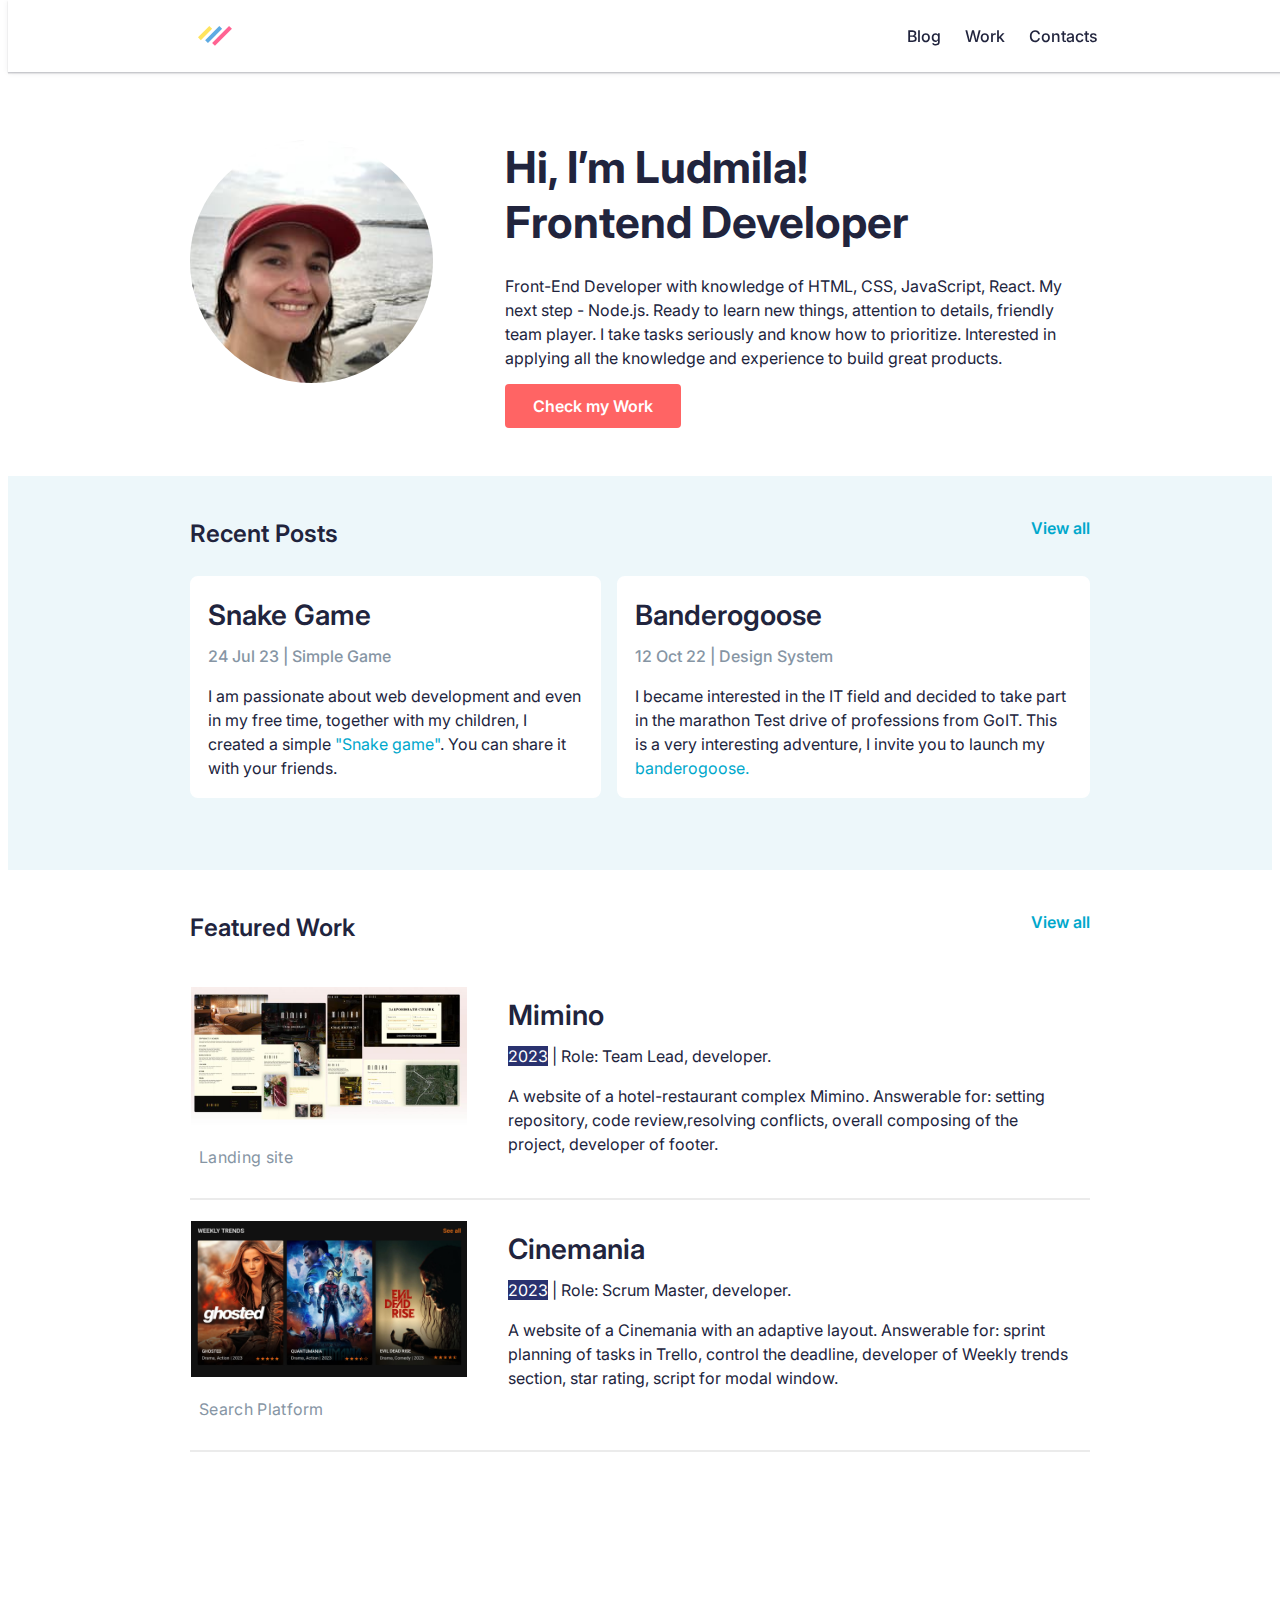
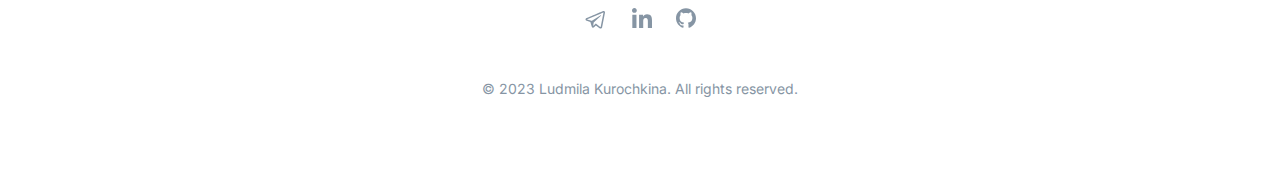
<file: index.html>
<!DOCTYPE html>
<html lang="en">
  <head>
    <meta charset="UTF-8" />
    <meta http-equiv="X-UA-Compatible" content="IE=edge" />
    <meta name="viewport" content="width=device-width, initial-scale=1.0" />
    <title>My Portfolio</title>
    <link rel="preconnect" href="https://fonts.googleapis.com"> 
    <link rel="preconnect" href="https://fonts.gstatic.com" crossorigin> 
    <link href="https://fonts.googleapis.com/css2?family=Inter:wght@400;500;600;700&display=swap" rel="stylesheet">
    <link rel="stylesheet" href="./styles/styles.css">
  </head>
  <body>
    <!-- Main page  -->
    <!-- Header -->
    <header class="header">
        <div class="container">
            <nav class="header-nav">
                <a href="./index.html" class="link">
                    <img src="./images/icon.svg" alt="My logo" />
                </a>
                <ul class="list header-list">
                    <li>
                        <a class="link nav-link" href="./blog.html">Blog</a>
                    </li>
                    <li>
                        <a class="link nav-link" href="./work.html">Work</a>
                    </li>
                    <li>
                        <a class="link nav-link" href="./contacts.html">Contacts</a>
                    </li>
                </ul>
            </nav>
        </div>
    </header>
    <!-- Main content -->
    <main>
        <!-- Section Hero -->
        <section>
            <div class="container hero-container">
                <img src="./images/img-by-cap.jpg" alt="Jhon portrait" width="243" class="hero-image">
                <div class="hero-wrap">
                    <h1 class="hero-title">
                        Hi, I’m Ludmila! <br/>
                        Frontend Developer
                    </h1>
                    <p class="hero-text">
                        Front-End Developer with knowledge of HTML, CSS, JavaScript, React. My next step - Node.js. Ready
                        to learn new things, attention to details, friendly team player. I take tasks seriously and know
                        how to prioritize. Interested in applying all the knowledge and experience to build great products.
                    </p>
                    <a class="button-primary" href="./work.html">Check my Work</a>
                </div>
            </div>
        </section>
        <section class="section section-brand">
            <div class="container">
                <div class="wrapper">
                    <h2 class="section-title">Recent Posts</h2>
                    <a class="view-all-link" href="./blog.html">View all</a>
                </div>
                <ul class="list post-list">
                    <li class="post">
                        <h3 class="post-title">Snake Game</h3>
                        <time class="post-date" datetime="2023-07-24">24 Jul 23</time> <span class="post-type">| Simple Game</span>
                        <p class="text">
                            I am passionate about web development and even in my free time, together with my children,
                            I created a simple <a
                                class="link-title"
                                href="https://iridescent-sawine-f5f9c1.netlify.app"
                                target="_blank"
                                title="Snake"
                                rel="noopener nofollow">"Snake game"</a>. You can share it with your friends.
                        </p>
                    </li>
                    <li class="post">
                        <h3 class="post-title">Banderogoose</h3>
                        <time class="post-date" datetime="2022-10-12">12 Oct 22</time> <span class="post-type">| Design System</span>
                        <p class="text">
                            I became interested in the IT field and decided to take part in the marathon Test drive of professions
                            from GoIT. This is a very interesting adventure, I invite you to launch my
                            <a
                                class="link-title"
                                href="https://comforting-monstera-9edea0.netlify.app/"
                                target="_blank"
                                title="Goose"
                                rel="noopener nofollow"
                            >banderogoose.</a>
                        </p>
                    </li>
                </ul>
            </div>
        </section>
        <section class="section">
            <div class="container">
                <div class="wrapper">
                    <h2 class="section-title">Featured Work</h2>
                    <a class="view-all-link" href="./work.html">View all</a>
                </div>
                <ul class="list">
                    <li class="work-project">
                        <a href="https://ludmilka-k.github.io/team-light-balance/"
                           class="work-project-link link"
                           target="_blank"
                           title="Site"
                           rel="noopener nofollow">
                            <div class="img-thumb">
                                <img src="./images/mimino-collage.jpeg" alt="Landing site" width="276">
                                <p class="text-overlay">
                                    [HTML, CSS, JavaScript, Vite ]
                                </p>
                            </div>
                            <div class="card-content">
                                <p class="project-card-type">Landing site</p>
                            </div>
                        </a>
                        <div class="work-project-info">
                            <h3 class="work-project-title">Mimino</h3>
                            <time class="work-project-year" datetime="2021-02-12">2023</time> | <span class="work-project-role"> Role: Team Lead, developer.</span>
                            <p class="text">
                                A website of a hotel-restaurant complex Mimino. Answerable for: setting repository, code
                                review,resolving conflicts, overall composing of the project, developer of footer.
                            </p>
<!--                            <p>-->
<!--                                Accomplishments: Was a Team Leader in the team project "Mimino”( 9 people, 1 week).-->
<!--                                We completed all the tasks successfully.-->
<!--                            </p>-->
                        </div>
                    </li>
                    <li class="work-project">
                        <a href="https://bogdantitsky.github.io/js-team-project-12/"
                           class="work-project-link link"
                           target="_blank"
                           title="Platform"
                           rel="noopener nofollow">
                            <div class="img-thumb">
                                <img src="./images/cinemania-trends.jpg" alt="Search platform" width="276" >
                                <p class="text-overlay">
                                    [ HTML, CSS, JavaScript, REST API, Vite ]
                                </p>
                            </div>
                            <div class="card-content">
                                <p class="project-card-type">Search Platform</p>
                            </div>
                        </a>
                        <div class="work-project-info">
                            <h3 class="work-project-title">Cinemania</h3>
                            <time class="work-project-year" datetime="2021-02-12">2023</time> | <span class="work-project-role"> Role: Scrum Master, developer.</span>
                            <p class="text">
                                A website of a Cinemania with an adaptive layout. Answerable for: sprint planning of
                                tasks in Trello, control the deadline, developer of Weekly trends section, star rating,
                                script for modal window.
                            </p>
<!--                            <p>-->
<!--                                Accomplishments: Was a Scrum Master in the project "Cinemania"( 13 people, 8 days).-->
<!--                                But in the middle of the project two people was canceled their participation.-->
<!--                                I rescheduled the tasks and the team was able to complete the project by the deadline.-->
<!--                            </p>-->
                        </div>
                    </li>
                </ul>
            </div>
        </section>
    </main>
    <!-- Footer -->
    <footer class="footer">
        <div class="container">
            <address class="text-address">
                <ul class="list footer-list">
                    <li>
                        <a class="link" href="https://t.me/LKurochkina" target="_blank" rel="noopener noreferrer nofollow">
                            <svg class="footer-social-icon" width="24" height="24">
                                <use href="./images/symbol-defs.svg#icon-telegram"></use>
                            </svg>
                        </a>
                    </li>
                    <li>
                        <a class="link" href="https://www.linkedin.com/in/ludmila-kurochkina" target="_blank" rel="noopener noreferrer nofollow">
                            <svg class="footer-social-icon" width="20" height="20">
                                <use href="./images/symbol-defs.svg#icon-linkedin"></use>
                            </svg>
                        </a>
                    </li>
                    <li>
                        <a class="link" href="https://github.com/ludmilka-k?tab=repositories" target="_blank" rel="noopener noreferrer nofollow">
                            <svg class="footer-social-icon" width="20" height="20">
                                <use href="./images/symbol-defs.svg#icon-github"></use>
                            </svg>
                        </a>
                    </li>
                </ul>
                <p class="copyright">&copy; 2023 Ludmila Kurochkina. All rights reserved.</p>
            </address>
        </div>
    </footer>
  </body>
</html>
</file>
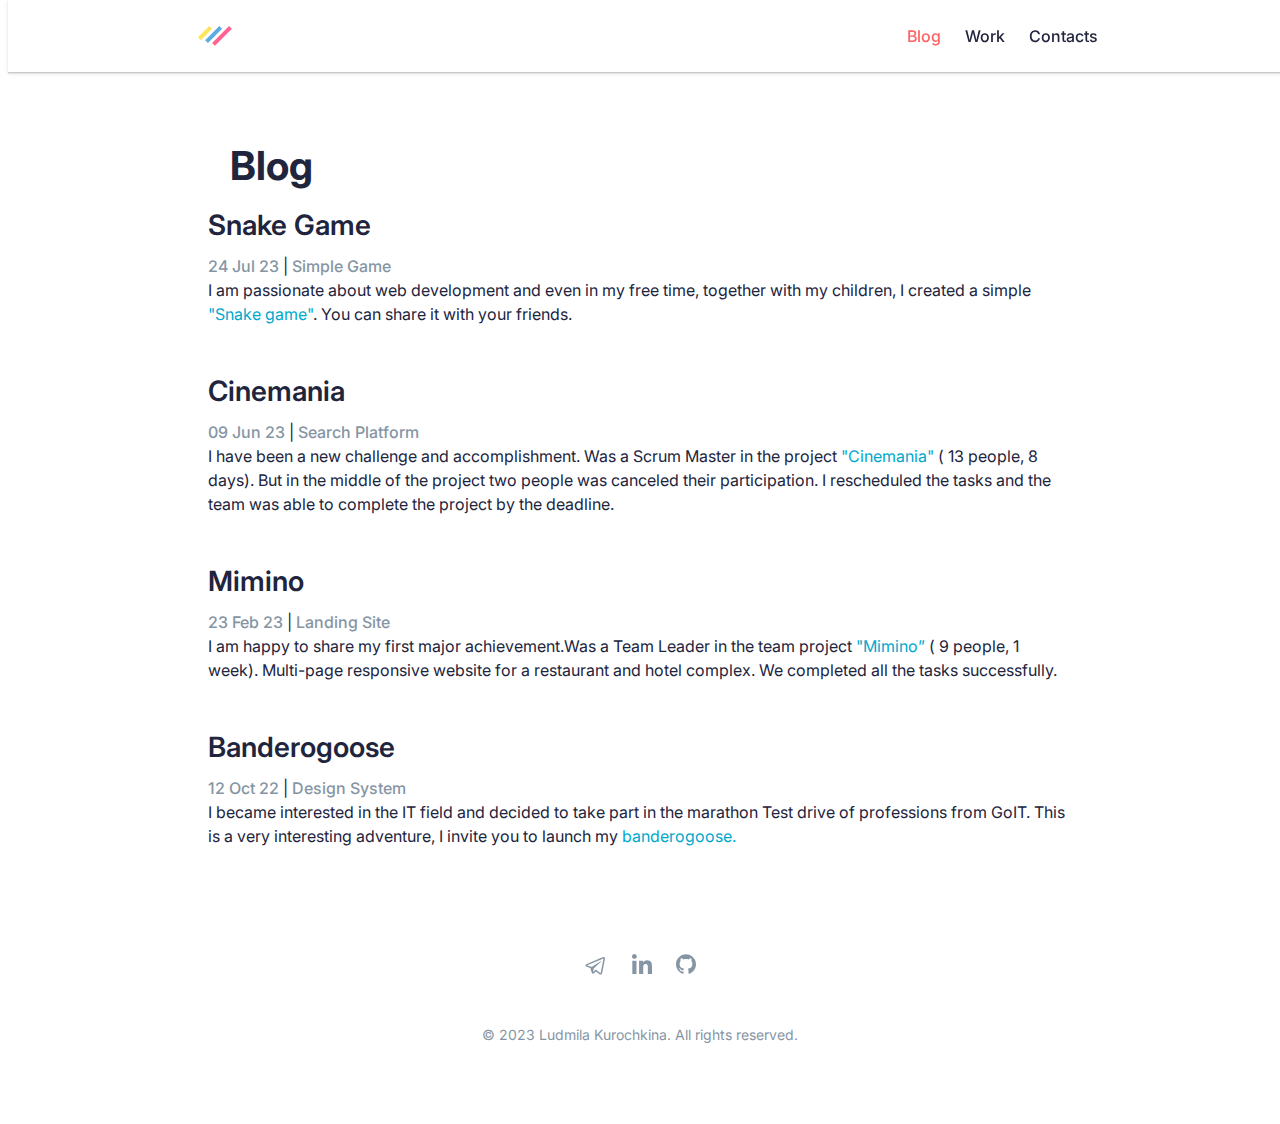
<file: blog.html>
<!DOCTYPE html>
<html lang="en">
  <head>
    <meta charset="UTF-8" />
    <meta http-equiv="X-UA-Compatible" content="IE=edge" />
    <meta name="viewport" content="width=device-width, initial-scale=1.0" />
    <title>Blog</title>
    <link rel="preconnect" href="https://fonts.googleapis.com"> 
    <link rel="preconnect" href="https://fonts.gstatic.com" crossorigin> 
    <link href="https://fonts.googleapis.com/css2?family=Inter:wght@400;500;600;700&display=swap" rel="stylesheet">
    <link rel="stylesheet" href="./styles/styles.css">
  </head>
  <body>
    <!-- Blog page -->
    <!-- Header -->
    <header class="header">
      <div class="container">
        <nav class="header-nav">
          <a href="./index.html" class="link">
            <img src="./images/icon.svg" alt="My logo" />
          </a>
          <ul class="list header-list">
            <li>
              <a class="link nav-link current" href="./blog.html">Blog</a>
            </li>
            <li>
              <a class="link nav-link" href="./work.html">Work</a>
            </li>
            <li>
              <a class="link nav-link" href="./contacts.html">Contacts</a>
            </li>
          </ul>
        </nav>
      </div>
    </header>
    <!-- Blog content -->
    <main>
      <section>
        <div class="container blog-container">
          <h1 class="page-title">Blog</h1>
          <ul class="list">
            <li class="post post-margin">
              <h2 class="post-title">Snake Game</h2>
              <time class="post-date" datetime="2023-07-24">24 Jul 23</time> | <span class="post-type">Simple Game</span>
              <p>
                I am passionate about web development and even in my free time, together with my children,
                I created a simple <a
                  class="link-title"
                  href="https://iridescent-sawine-f5f9c1.netlify.app"
                  target="_blank"
                  title="Snake"
                  rel="noopener nofollow">"Snake game"</a>. You can share it with your friends.
              </p>
            </li>
            <li class="post post-margin">
              <h2 class="post-title">Cinemania</h2>
              <time class="post-date" datetime="2023-06-09">09 Jun 23</time> | <span class="post-type">Search Platform</span>
              <p>
                I have been a new challenge and accomplishment. Was a Scrum Master in the project
                <a
                  class="link-title"
                  href="https://bogdantitsky.github.io/js-team-project-12/"
                  target="_blank"
                  title="Cinemania"
                  rel="noopener nofollow"
                >"Cinemania"</a>
                ( 13 people, 8 days). But in the middle of the project two people was canceled their participation.
                I rescheduled the tasks and the team was able to complete the project by the deadline.
              </p>
            </li>
            <li class="post post-margin">
              <h2 class="post-title">Mimino</h2>
              <time class="post-date" datetime="2023-02-23">23 Feb 23</time> | <span class="post-type">Landing Site</span>
              <p>
                I am happy to share my first major achievement.Was a Team Leader in the team project
                <a
                  class="link-title"
                  href="https://ludmilka-k.github.io/team-light-balance/"
                  target="_blank"
                  title="Snake"
                  rel="noopener nofollow"
                >"Mimino”</a>
                ( 9 people, 1 week). Multi-page responsive website for a restaurant and hotel complex.
                We completed all the tasks successfully.
              </p>
            </li>
            <li class="post post-margin">
              <h2 class="post-title">Banderogoose</h2>
              <time class="post-date" datetime="2022-10-12">12 Oct 22</time> | <span class="post-type">Design System</span>
              <p>
                I became interested in the IT field and decided to take part in the marathon Test drive of professions
                from GoIT. This is a very interesting adventure, I invite you to launch my
                <a
                  class="link-title"
                  href="https://comforting-monstera-9edea0.netlify.app/"
                  target="_blank"
                  title="Goose"
                  rel="noopener nofollow"
                >banderogoose.</a>
              </p>
            </li>
          </ul>
        </div>
      </section>
    </main>
    <!-- Footer -->
    <footer class="footer">
      <div class="container">
        <address class="text-address">
          <ul class="list footer-list">
            <li>
              <a class="link" href="https://t.me/LKurochkina" target="_blank" rel="noopener noreferrer nofollow">
                <svg class="footer-social-icon" width="24" height="24">
                  <use href="./images/symbol-defs.svg#icon-telegram"></use>
                </svg>
              </a>
            </li>
            <li>
              <a class="link" href="https://www.linkedin.com/in/ludmila-kurochkina" target="_blank" rel="noopener noreferrer nofollow">
                <svg class="footer-social-icon" width="20" height="20">
                  <use href="./images/symbol-defs.svg#icon-linkedin"></use>
                </svg>
              </a>
            </li>
            <li>
              <a class="link" href="https://github.com/ludmilka-k?tab=repositories" target="_blank" rel="noopener noreferrer nofollow">
                <svg class="footer-social-icon" width="20" height="20">
                  <use href="./images/symbol-defs.svg#icon-github"></use>
                </svg>
              </a>
            </li>
          </ul>
          <p class="copyright">&copy; 2023 Ludmila Kurochkina. All rights reserved.</p>
        </address>
      </div>
    </footer>
  </body>
</html>
</file>
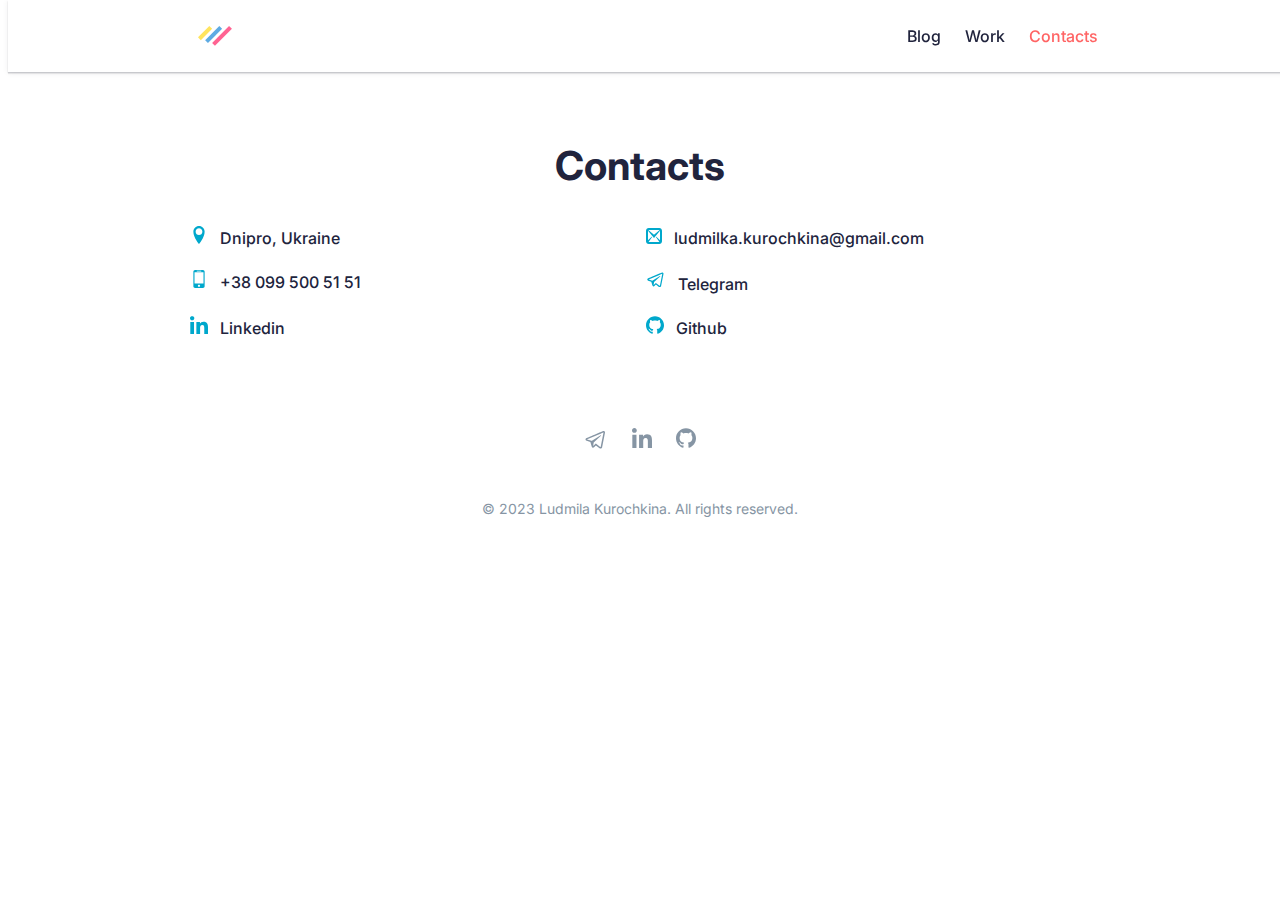
<file: contacts.html>
<!DOCTYPE html>
<html lang="en">
<head>
  <meta charset="UTF-8" />
  <meta http-equiv="X-UA-Compatible" content="IE=edge" />
  <meta name="viewport" content="width=device-width, initial-scale=1.0" />
  <title>Blog</title>
  <link rel="preconnect" href="https://fonts.googleapis.com">
  <link rel="preconnect" href="https://fonts.gstatic.com" crossorigin>
  <link href="https://fonts.googleapis.com/css2?family=Inter:wght@400;500;600;700&display=swap" rel="stylesheet">
  <link rel="stylesheet" href="./styles/styles.css">
</head>
<body>
<!-- Blog page -->
<!-- Header -->
<header class="header">
  <div class="container">
    <nav class="header-nav">
      <a href="./index.html" class="link">
        <img src="./images/icon.svg" alt="My logo" />
      </a>
      <ul class="list header-list">
        <li>
          <a class="link nav-link " href="./blog.html">Blog</a>
        </li>
        <li>
          <a class="link nav-link" href="./work.html">Work</a>
        </li>
        <li>
          <a class="link nav-link current" href="./contacts.html">Contacts</a>
        </li>
      </ul>
    </nav>
  </div>
</header>
<!-- Blog content -->
<main>
  <section>
    <div class="container contact-container">
      <h1 class="contacts-page-title">Contacts</h1>
      <ul class="list address-list">
        <li class="address-item">
          <a
                  href="https://goo.gl/maps/kw4aejGE7vq9SWkv5"
                  target="_blank"
                  rel="noopener noreferrer nofollow"
                  class="link address-link"
          >
            <svg class="icon-contacts" width="18" height="18">
              <use href="./images/symbol-defs.svg#icon-location"></use>
            </svg>
            Dnipro, Ukraine
          </a>
        </li>
        <li class="link address-item">
          <a href="mailto:ludmilka.kurochkina@gmail.com" class="link address-link"
          >
            <svg class="icon-contacts" width="16" height="16">
              <use href="./images/symbol-defs.svg#icon-mail"></use>
            </svg>
            ludmilka.kurochkina@gmail.com</a
          >
        </li>
        <li class="link address-item">
          <a href="tel:+380995005181" class="link address-link"
          >
            <svg class="icon-contacts" width="18" height="18">
              <use href="./images/symbol-defs.svg#icon-mobile"></use>
            </svg>
            +38 099 500 51 51</a
          >
        </li>
        <li  class="address-item">
          <a class="link address-link" href="https://t.me/LKurochkina" target="_blank" rel="noopener noreferrer nofollow">
            <svg class="icon-contacts" width="20" height="20">
              <use href="./images/symbol-defs.svg#icon-telegram"></use>
            </svg>
            Telegram
          </a>
        </li>
        <li class="address-item">
          <a
            href="https://www.linkedin.com/in/ludmila-kurochkina"
            target="_blank"
            rel="noopener noreferrer nofollow"
            class="link address-link"
          >
            <svg class="icon-contacts" width="18" height="18">
              <use href="./images/symbol-defs.svg#icon-linkedin"></use>
            </svg>
            Linkedin
          </a>
        </li>
        <li class="address-item">
          <a class="link address-link" href="https://github.com/ludmilka-k?tab=repositories" target="_blank" rel="noopener noreferrer nofollow">
            <svg class="icon-contacts" width="18" height="18">
              <use href="./images/symbol-defs.svg#icon-github"></use>
            </svg>
            Github
          </a>
        </li>
      </ul>
    </div>
  </section>
</main>
<!-- Footer -->
<footer class="footer">
  <div class="container">
    <address class="text-address">
      <ul class="list footer-list">
        <li>
          <a class="link" href="https://t.me/LKurochkina" target="_blank" rel="noopener noreferrer nofollow">
            <svg class="footer-social-icon" width="24" height="24">
              <use href="./images/symbol-defs.svg#icon-telegram"></use>
            </svg>
          </a>
        </li>
        <li>
          <a class="link" href="https://www.linkedin.com/in/ludmila-kurochkina" target="_blank" rel="noopener noreferrer nofollow">
            <svg class="footer-social-icon" width="20" height="20">
              <use href="./images/symbol-defs.svg#icon-linkedin"></use>
            </svg>
          </a>
        </li>
        <li>
          <a class="link" href="https://github.com/ludmilka-k?tab=repositories" target="_blank" rel="noopener noreferrer nofollow">
            <svg class="footer-social-icon" width="20" height="20">
              <use href="./images/symbol-defs.svg#icon-github"></use>
            </svg>
          </a>
        </li>
      </ul>
      <p class="copyright">&copy; 2023 Ludmila Kurochkina. All rights reserved.</p>
    </address>
  </div>
</footer>
</body>
</html>
</file>
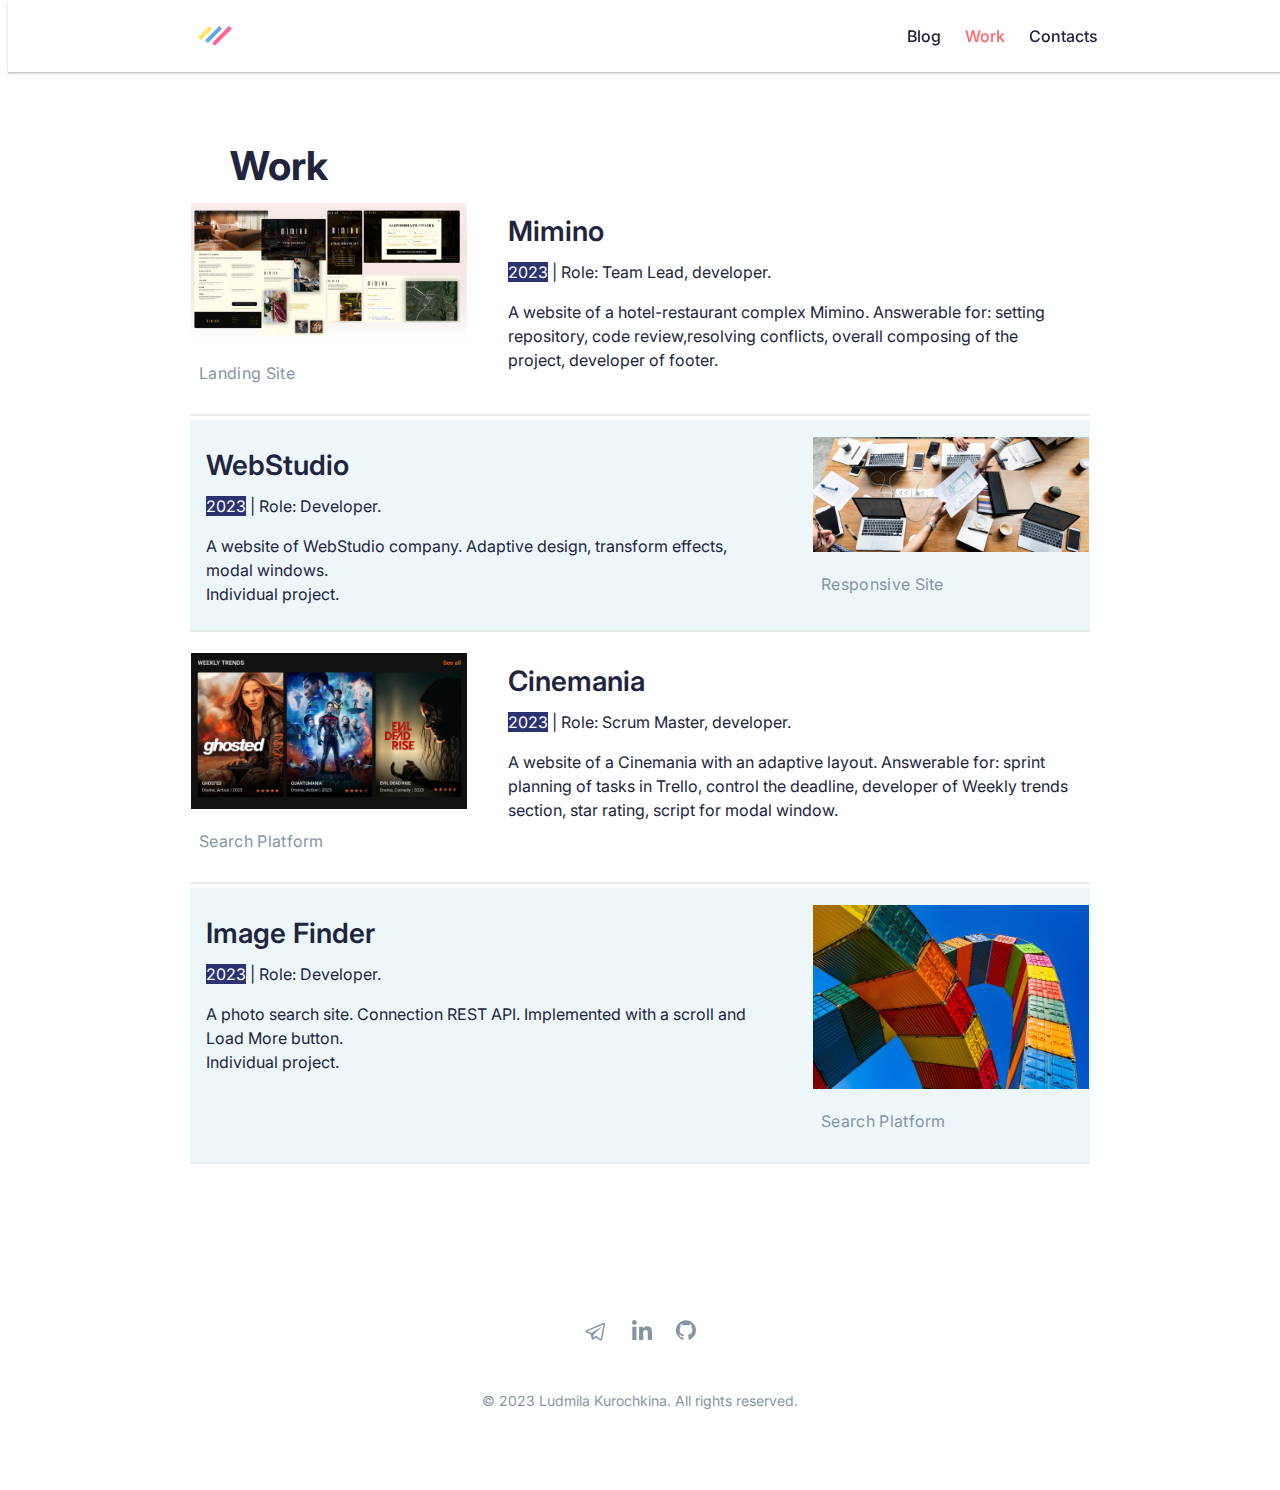
<file: work.html>
<!DOCTYPE html>
<html lang="en">
<head>
    <meta charset="UTF-8">
    <meta http-equiv="X-UA-Compatible" content="IE=edge">
    <meta name="viewport" content="width=device-width, initial-scale=1.0">
    <title>Work</title>
    <link rel="preconnect" href="https://fonts.googleapis.com"> 
    <link rel="preconnect" href="https://fonts.gstatic.com" crossorigin> 
    <link href="https://fonts.googleapis.com/css2?family=Inter:wght@400;500;600;700&display=swap" rel="stylesheet">
    <link rel="stylesheet" href="./styles/styles.css">
</head>
<body>
    <!-- Work page -->
    <!-- Header -->
    <header class="header">
        <div class="container">
            <nav class="header-nav">
                <a href="./index.html" class="link">
                    <img src="./images/icon.svg" alt="My logo" />
                </a>
                <ul class="list header-list">
                    <li>
                        <a class="link nav-link" href="./blog.html">Blog</a>
                    </li>
                    <li>
                        <a class="link nav-link current" href="./work.html">Work</a>
                    </li>
                    <li>
                        <a class="link nav-link" href="./contacts.html">Contacts</a>
                    </li>
                </ul>
            </nav>
        </div>
    </header>
    <!--Work content -->
    <main>
        <section class="section work-container">
            <div class="container">
                <div class="wrapper">
                    <h1 class="page-title">Work</h1>
<!--                    <a class="view-all-link" href="./work.html">View all</a>-->
                </div>
                <ul class="list work-list">
                    <li class="work-project">
                        <a href="https://ludmilka-k.github.io/team-light-balance/"
                           class="work-project-link link"
                           target="_blank"
                           title="Site"
                           rel="noopener nofollow">
                            <div class="img-thumb">
                                <img src="./images/mimino-collage.jpeg" alt="Landing site" width="276">
                                <p class="text-overlay">
                                    [HTML, CSS, JavaScript, Vite ]
                                </p>
                            </div>
                            <div class="card-content">
                                <p class="project-card-type">Landing Site</p>
                            </div>
                        </a>
                        <div class="work-project-info">
                            <h3 class="work-project-title">Mimino</h3>
                            <time class="work-project-year" datetime="2021-02-12">2023</time> | <span class="work-project-role"> Role: Team Lead, developer.</span>
                            <p class="text">
                                A website of a hotel-restaurant complex Mimino. Answerable for: setting repository, code
                                review,resolving conflicts, overall composing of the project, developer of footer.
                            </p>
<!--                            <p>-->
<!--                                Accomplishments: Was a Team Leader in the team project "Mimino”( 9 people, 1 week).-->
<!--                                We completed all the tasks successfully.-->
<!--                            </p>-->
                        </div>
                    </li>
                    <li class="work-project">
                        <a href="https://ludmilka-k.github.io/goit-markup-hw-07/"
                           class="work-project-link link"
                           target="_blank"
                           title="Site"
                           rel="noopener nofollow">
                            <div class="img-thumb">
                                <img src="./images/webstudio-image.jpg" alt="Landing site" width="276">
                                <p class="text-overlay">
                                    [HTML, CSS, JavaScript, Adaptive Design]
                                </p>
                            </div>
                            <div class="card-content">
                                <p class="project-card-type">Responsive Site</p>
                            </div>
                        </a>
                        <div class="work-project-info">
                            <h3 class="work-project-title">WebStudio</h3>
                            <time class="work-project-year" datetime="2021-02-12">2023</time> | <span class="work-project-role"> Role: Developer.</span>
                            <p class="text">
                                A website of WebStudio company. Adaptive design, transform effects, modal windows.<br>
                                Individual project.
                            </p>
                        </div>
                    </li>
                    <li class="work-project">
                        <a href="https://bogdantitsky.github.io/js-team-project-12/"
                           class="work-project-link link"
                           target="_blank"
                           title="Platform"
                           rel="noopener nofollow">
                            <div class="img-thumb">
                                <img src="./images/cinemania-trends.jpg" alt="Search platform" width="276" >
                                <p class="text-overlay">
                                    [ HTML, CSS, JavaScript, REST API, Vite ]
                                </p>
                            </div>
                            <div class="card-content">
                                <p class="project-card-type">Search Platform</p>
                            </div>
                        </a>
                        <div class="work-project-info">
                            <h3 class="work-project-title">Cinemania</h3>
                            <time class="work-project-year" datetime="2021-02-12">2023</time> | <span class="work-project-role"> Role: Scrum Master, developer.</span>
                            <p class="text">
                                A website of a Cinemania with an adaptive layout. Answerable for: sprint planning of
                                tasks in Trello, control the deadline, developer of Weekly trends section, star rating,
                                script for modal window.
                            </p>
<!--                            <p>-->
<!--                                Accomplishments: Was a Scrum Master in the project "Cinemania"( 13 people, 8 days).-->
<!--                                But in the middle of the project two people was canceled their participation.-->
<!--                                I rescheduled the tasks and the team was able to complete the project by the deadline.-->
<!--                            </p>-->
                        </div>
                    </li>
                    <li class="work-project">
                        <a href="https://ludmilka-k.github.io/goit-js-hw-11/02-async-scroll.html"
                           class="work-project-link link"
                           target="_blank"
                           title="Site"
                           rel="noopener nofollow">
                            <div class="img-thumb">
                                <img src="./images/container.jpg" alt="Landing site" width="276">
                                <p class="text-overlay">
                                    [HTML, CSS, JavaScript, RestAPI, Parsel]
                                </p>
                            </div>
                            <div class="card-content">
                                <p class="project-card-type">Search Platform</p>
                            </div>
                        </a>
                        <div class="work-project-info">
                            <h3 class="work-project-title">Image Finder</h3>
                            <time class="work-project-year" datetime="2021-02-12">2023</time> | <span class="work-project-role"> Role: Developer.</span>
                            <p class="text">
                                A photo search site. Connection REST API. Implemented with a scroll and Load More button.<br>
                                Individual project.
                            </p>
                        </div>
                    </li>
                </ul>
            </div>
        </section>
    </main>
    <!-- Footer -->
    <footer class="footer">
        <div class="container">
            <address class="text-address">
                <ul class="list footer-list">
                    <li>
                        <a class="link" href="https://t.me/LKurochkina" target="_blank" rel="noopener noreferrer nofollow">
                            <svg class="footer-social-icon" width="24" height="24">
                                <use href="./images/symbol-defs.svg#icon-telegram"></use>
                            </svg>
                        </a>
                    </li>
                    <li>
                        <a class="link" href="https://www.linkedin.com/in/ludmila-kurochkina" target="_blank" rel="noopener noreferrer nofollow">
                            <svg class="footer-social-icon" width="20" height="20">
                                <use href="./images/symbol-defs.svg#icon-linkedin"></use>
                            </svg>
                        </a>
                    </li>
                    <li>
                        <a class="link" href="https://github.com/ludmilka-k?tab=repositories" target="_blank" rel="noopener noreferrer nofollow">
                            <svg class="footer-social-icon" width="20" height="20">
                                <use href="./images/symbol-defs.svg#icon-github"></use>
                            </svg>
                        </a>
                    </li>
                </ul>
                <p class="copyright">&copy; 2023 Ludmila Kurochkina. All rights reserved.</p>
            </address>
        </div>
    </footer>
</body>
</html>
</file>
<file: styles/styles.css>
:root {
    --color-primary: #21243D;
    --color-secondary:  #8695A4;
    --color-action: #FF6464;
    --color-invert: #FFFFFF;
    --color-brand: #00A8CC;
    --color-background: #FFFFFF;
    --color-background-brand: #EDF7FA;
    --color-background-label: #2A326F;
    --color-translucent: #F4F4FD;

    --main-font-family: 'Inter', sans-serif;
    --outline-style: solid;

    --transition: 250ms cubic-bezier(0.4, 0, 0.2, 1);

}
/* Main page styles */
body {
    font-family: var(--main-font-family);
    font-style: normal;
    font-weight: 400;
    font-size: 16px;
    line-height: calc(24/16);
    color: var(--color-primary);
    background-color: var(--color-background);
}

h1,
h2,
h3,
h4,
h5,
h6,
p {
    margin: 0;
}
ul,
ol {
    margin: 0;
    padding-left: 0;
}
.container {
    width: 900px;
    padding-left: 15px;
    padding-right: 15px;
    margin:  0 auto;
    outline: 0.2 var(--outline-style) red;
}
img {
    display: block;
    /*max-width: 100%;*/
    height: auto;
}

.list {
    list-style: none;
    padding: 0;
    margin: 0;
}

.link {
    font-family: inherit;
    font-weight: 500;
    color: var(--color-primary);
    text-decoration: none;
}

.header {
    position: fixed;
    top: 0;
    width: 100%;
    z-index: 2;

    padding: 24px 0;
    background-color: var(--color-background);
    box-shadow: 0 2px 1px rgba(46, 47, 66, 0.08), 0 1px 1px rgba(46, 47, 66, 0.16), 0 1px 6px rgba(46, 47, 66, 0.08);
}
.header-nav {
    display: flex;
    align-items: center;
}
.header-list {
    display: flex;
    margin-left: auto;
    gap: 24px;
}
.current {
    color: var(--color-action);
}
.nav-link:hover,
.nav-link:focus {
    color: var(--color-brand);
}
.view-all-link {
    font-family: inherit;
    font-weight: 600;
    color: var(--color-brand);
    text-decoration: none;
    cursor: pointer;
}

.view-all-link:hover {
    text-decoration: underline;
}
.hero-container {
    padding-top: 132px;
    padding-bottom: 58px;
    display: flex;
    gap: 72px;
}
.hero-title {
    font-weight: 700;
    font-size: 44px;
    line-height: calc(55/44);

}
.hero-text {
   margin-top: 24px;
    margin-bottom: 24px;
}

.hero-image {
    display: block;
    width: 243px;
    height: 243px;
    border-radius: 50%;
    object-fit: cover;
}
.button-primary {
    font-family: inherit;
    font-weight: 600;
    color: var(--color-invert);
    background-color: var(--color-action);
    width: 178px;
    height: 48px;
    border-radius: 4px;
    border: none;
    cursor: pointer;
    text-decoration: none;
    text-align: center;
    padding: 12px 28px;
    gap: 16px;
}
.button-primary:hover,
.button-primary:focus {
    box-shadow: 2px 6px 12px rgba(0, 0, 0, 0.2);
}
.button-primary:active {
    box-shadow: 2px 6px 12px rgba(0, 0, 0, 0.3);
}

.section {
    padding-top: 40px;
    padding-bottom: 72px;
}
.section-brand {
    background-color: var(--color-background-brand);
}

.wrapper {
    display: flex;
    justify-content: space-between;
}
.section-title {
    font-weight: 600;
    font-size: 24px;
    line-height: calc(36/24);
    margin-bottom: 24px;
}

.post-list {
    display: flex;
    gap: 16px;
}

.post {
    background-color: var(--color-background);
    border: 2px solid var(--color-invert);
    border-radius: 8px;
    padding: 16px;
}
.post:hover,
.post:focus {
    border: 2px solid var(--color-brand);
    box-shadow: 6px 6px 0 var(--color-brand);
}
.post-title {
    font-weight: 600;
    font-size: 28px;
    line-height: calc(42/28);
    margin-bottom: 8px;
}
.post-date,
.post-type {
    font-weight: 500;
    color: var(--color-secondary);
}

.text {
    margin-top: 16px;
}

.work-project-link {
    /*text-decoration: none;*/
    border: 1px solid transparent;
}
.work-project-link:hover,
.work-project-link:focus {
    text-decoration: none;
    color: var(--color-brand);
    border: 1px solid var(--color-brand);
}
.work-project {
    display: flex;
    gap: 24px;
    background-color: var(--color-background);
    box-shadow: 0 2px 0 rgba(0, 0, 0, 0.08);
    padding: 16px 0;
    margin-bottom: 6px;
}
.work-project:hover,
.work-project:focus {
    box-shadow: 6px 6px 0 rgba(0, 0, 0, 0.08);
 }
.card-content {
    padding: 12px 8px;
}
.project-card-heading {
    font-weight: 500;
    font-size: 20px;
    line-height: calc(24/20);
    letter-spacing: 0.02em;

    color: var(--color-primary);
}
.project-card-type {
    font-weight: 400;
    font-size: 16px;
    line-height: calc(24/16);
    letter-spacing: 0.02em;

    color: var(--color-secondary);
    margin-top: 8px;
}

.work-project-info {
    padding: 8px 16px;
}
 .work-project-title {
    font-weight: 600;
    font-size: 28px;
    line-height: calc(42/28);
     margin-bottom: 8px;
 }
.work-project-year {
    color: var(--color-invert);
    background-color: var(--color-background-label);
}
/*.work-project-role {*/
/*    color: var(--color-secondary);*/
/*}*/

/* Overlay slides out from the bottom of the cards  */
.work-project-link {
    display: block;
}
.work-project-link:hover .text-overlay,
.work-project-link:focus .text-overlay {
    transform: translateY(0);
}
.img-thumb {
    position: relative;
    overflow: hidden;
}
.text-overlay {
    position: absolute;
    top: 0;
    box-sizing: border-box;
    font-weight: 400;
    font-size: 16px;
    line-height: calc(24/16);
    letter-spacing: 0.02em;

    color: var(--color-translucent);
    background-color: var(--color-brand);
    padding: 32px;
    height: 100%;

    transform: translateY(100%);
    transition: transform var(--transition);
    overflow: auto;
}

/* Footer styles */
.footer {
    padding-top: 80px;
    padding-bottom: 70px;
}
.footer-list {
    display: flex;
    gap: 24px;
   justify-content: center;
}
.text-address {
    font-style: normal;
}
.copyright {
    font-weight: 400;
    font-size: 14px;
    line-height: calc(22/14);
    color: var(--color-secondary);
    text-align: center;
    margin-top: 40px;
}

.footer-social-icon {
    fill: var(--color-secondary)
}

.footer-social-icon:hover,
.footer-social-icon:focus {
    fill: var(--color-brand);
   transform:scale(1.2);
}
/* Blog page styles */
.post-margin {
    margin-bottom: 8px;
}

.page-title {
    font-weight: 700;
    font-size: 40px;
    line-height: 40px;
    margin-left: 40px;
}
.link-title {
    text-decoration: none;
    color: var(--color-brand);
}

/* Work page styles */
.blog-container,
.work-container,
.contact-container {
    padding-top: 138px;
}
.work-list > .work-project >{
    display: flex;
    align-items: center;
}
.work-list > .work-project:nth-child(2n) {
    flex-direction: row-reverse;
    background-color: var(--color-background-brand);
}

/* Contacts page styles */
.contacts-wrap {
    display: flex;
    justify-content: center;
    align-items: center;
}
.contacts-page-title {
    font-weight: 700;
    font-size: 40px;
    line-height: 40px;
    text-align: center;
    margin-bottom: 40px;
}
.address-list  {
    /*column-count: 2;*/
    /*column-gap: 100px;*/
    display: grid;
    grid-template-columns: repeat(2, 1fr);
    grid-gap: 12px;
}
.address-item {
    margin-bottom: 8px;
}

.address-link:hover,
.address-link:focus {
    color: var(--color-brand);
}
.icon-contacts {
    fill: var(--color-brand);
    margin-right: 8px;
}
</file>
